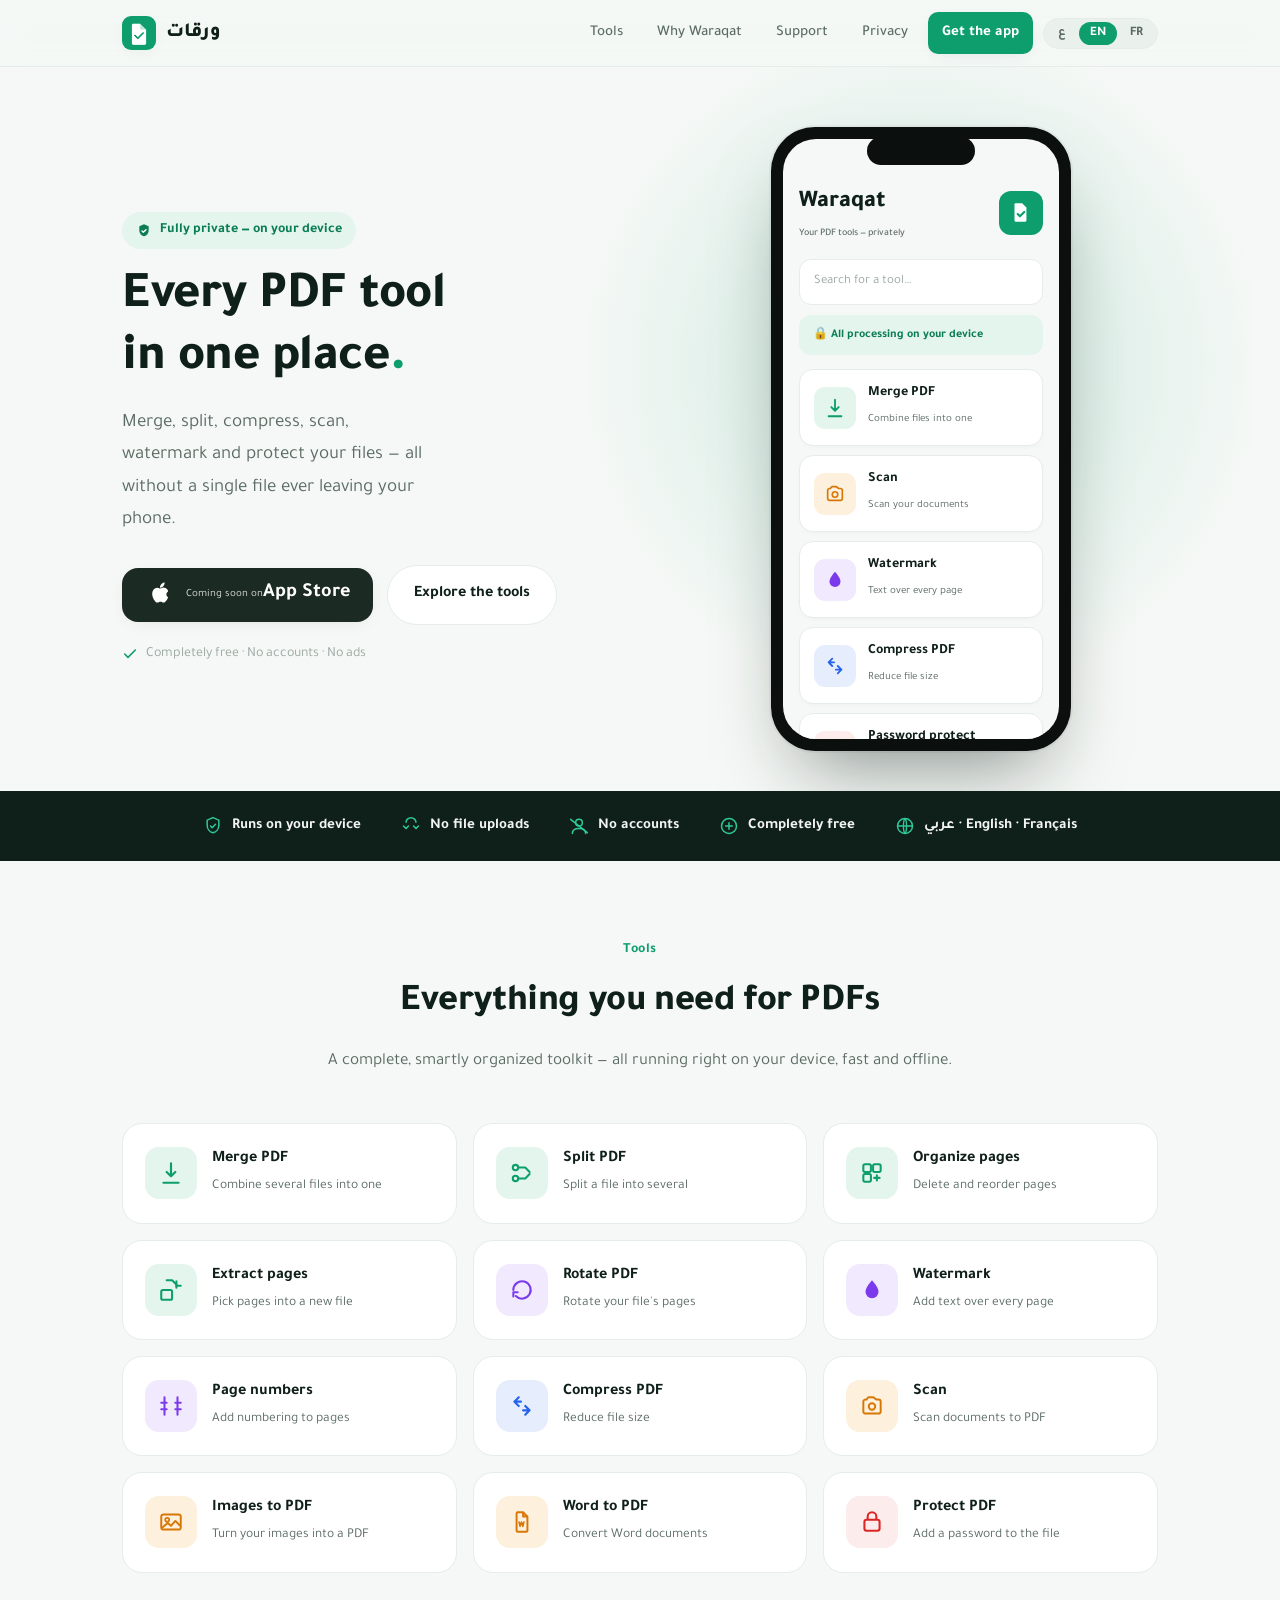
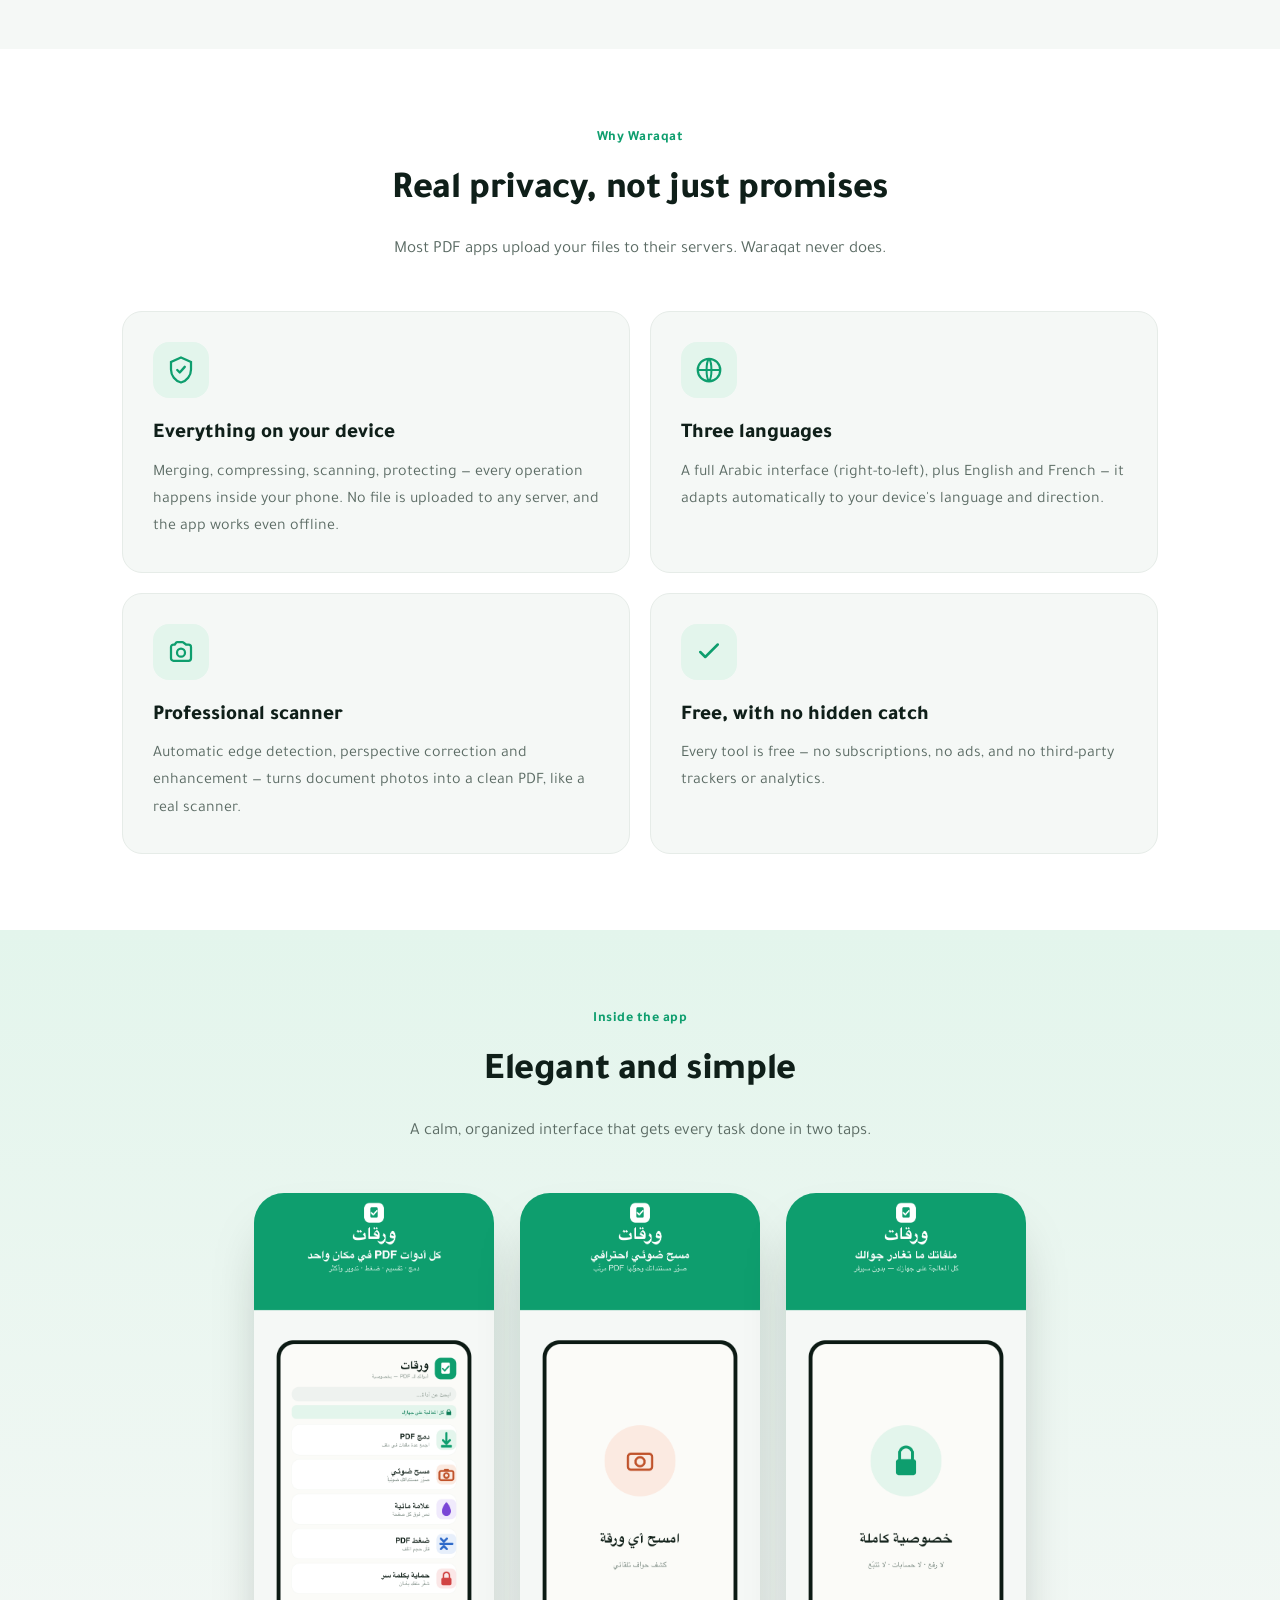
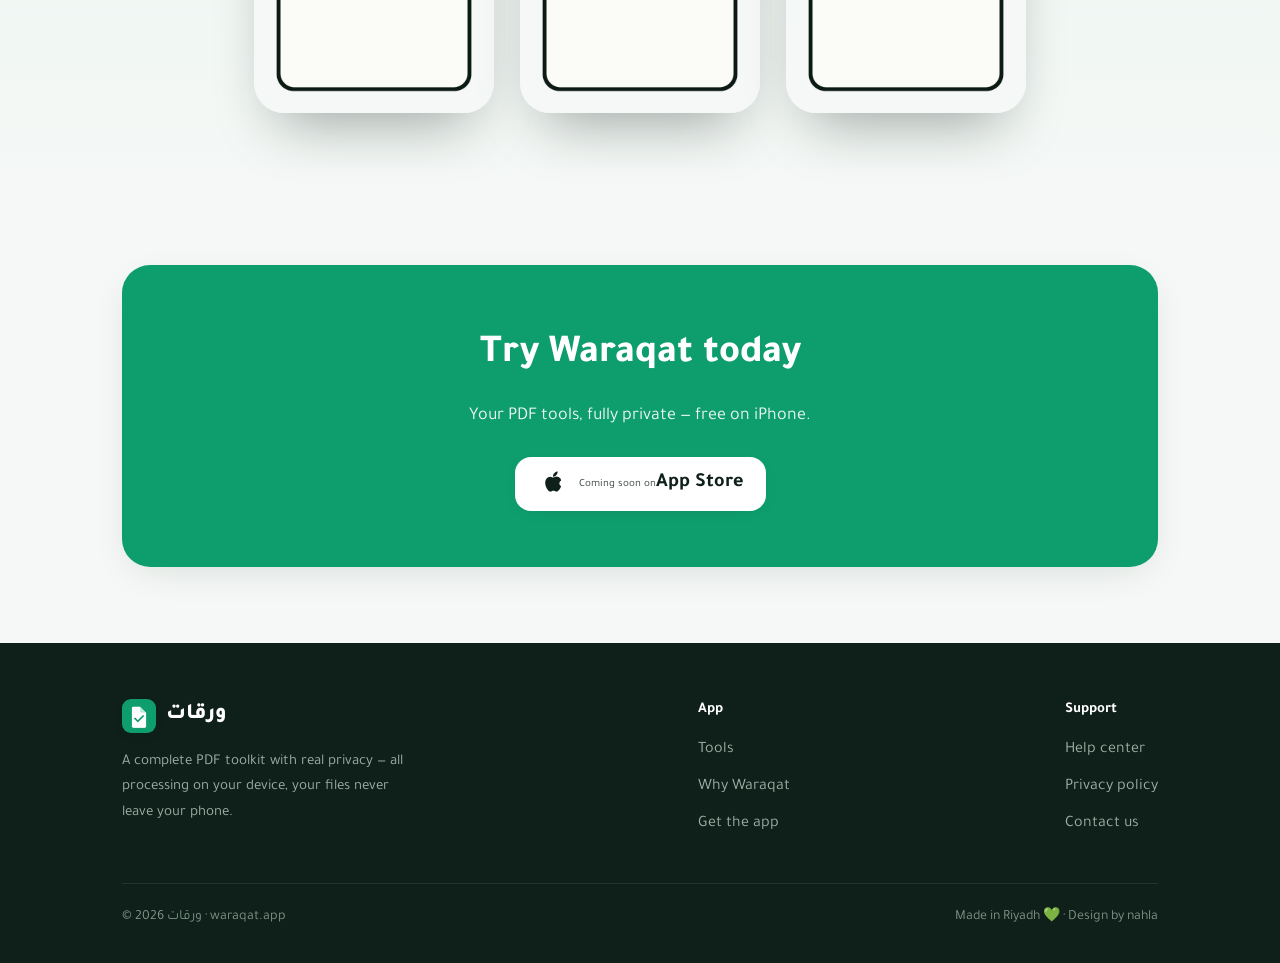
<file: index.html>
<!doctype html>
<html lang="ar" dir="rtl">
<head>
<meta charset="utf-8" />
<meta name="viewport" content="width=device-width, initial-scale=1" />
<title>ورقات — أدوات PDF بخصوصية كاملة | Waraqat</title>
<meta name="description" content="ورقات: كل أدوات الـ PDF في تطبيق واحد — دمج، تقسيم، ضغط، مسح ضوئي، علامة مائية، حماية والمزيد. كل المعالجة على جهازك، ملفاتك لا تغادر جوالك. عربي · English · Français." />
<meta name="theme-color" content="#0E9E6E" />
<link rel="icon" href="assets/icon.png" />
<meta property="og:title" content="ورقات — أدوات PDF بخصوصية كاملة" />
<meta property="og:description" content="كل أدوات الـ PDF في تطبيق واحد، وكل المعالجة على جهازك. ملفاتك لا تغادر جوالك." />
<meta property="og:image" content="assets/shot-home.png" />
<meta property="og:url" content="https://waraqat.app" />
<meta property="og:type" content="website" />
<link rel="preconnect" href="https://fonts.googleapis.com" />
<link rel="preconnect" href="https://fonts.gstatic.com" crossorigin />
<link href="https://fonts.googleapis.com/css2?family=Tajawal:wght@400;500;700;800&display=swap" rel="stylesheet" />
<link rel="stylesheet" href="styles.css" />
</head>
<body>

<!-- Nav -->
<nav class="nav">
  <div class="wrap">
    <a href="index.html" class="brand"><img src="assets/icon.png" alt="ورقات" /> ورقات</a>
    <div class="nav-links">
      <a href="#tools" data-i18n="nav_tools">الأدوات</a>
      <a href="#why" data-i18n="nav_why">لماذا ورقات</a>
      <a href="support.html" data-i18n="nav_support">الدعم</a>
      <a href="privacy.html" data-i18n="nav_privacy">الخصوصية</a>
      <a href="#download" class="cta" data-i18n="nav_download">حمّل التطبيق</a>
      <div class="lang-switch">
        <button type="button" data-lang="ar">ع</button>
        <button type="button" data-lang="en">EN</button>
        <button type="button" data-lang="fr">FR</button>
      </div>
    </div>
  </div>
</nav>

<!-- Hero -->
<header class="hero">
  <div class="wrap">
    <div class="hero-copy">
      <span class="eyebrow">
        <svg viewBox="0 0 24 24" fill="none"><path d="M12 2l7 3v6c0 4.5-3 8.3-7 9-4-0.7-7-4.5-7-9V5l7-3z" fill="currentColor"/><path d="M9 12l2 2 4-4" stroke="#fff" stroke-width="2" stroke-linecap="round" stroke-linejoin="round"/></svg>
        <span data-i18n="hero_eyebrow">خصوصية كاملة — على جهازك</span>
      </span>
      <h1><span data-i18n="hero_h1a">كل أدوات الـ PDF</span><br><span data-i18n="hero_h1b">في مكان واحد</span><span class="accent">.</span></h1>
      <p class="lead" data-i18n="hero_lead">ادمج، قسّم، اضغط، امسح ضوئياً، وقّع بعلامة مائية، واحمِ ملفاتك — كل ذلك بدون ما يغادر أي ملف جوالك.</p>
      <div class="hero-cta">
        <a href="#download" class="store-badge soon">
          <svg viewBox="0 0 24 24" fill="currentColor"><path d="M16.5 2c.1 1-.3 2-1 2.8-.7.8-1.7 1.4-2.7 1.3-.1-1 .3-2 1-2.7C14.5 2.5 15.6 2 16.5 2zm2.8 7.2c-.6.4-1.4 1.1-1.4 2.4 0 1.5 1.3 2.1 1.4 2.1-.1.2-.4 1.3-1.2 2.4-.7.9-1.4 1.9-2.4 1.9s-1.3-.6-2.5-.6-1.5.6-2.5.6-1.7-.9-2.4-1.9c-1.4-2-2.5-5.6-1-8 .7-1.2 2-2 3.3-2 1 0 1.9.7 2.5.7.6 0 1.7-.8 2.9-.7.5 0 1.9.2 2.8 1.5z"/></svg>
          <span><span class="sb-small" data-i18n="badge_small">قريباً على</span><span class="sb-big" data-i18n="badge_big">App Store</span></span>
        </a>
        <a href="#tools" class="btn btn-ghost" data-i18n="btn_explore">استكشف الأدوات</a>
      </div>
      <div class="hero-note">
        <svg viewBox="0 0 24 24" fill="none"><path d="M20 6L9 17l-5-5" stroke="var(--green)" stroke-width="2.4" stroke-linecap="round" stroke-linejoin="round"/></svg>
        <span data-i18n="hero_note">مجاني بالكامل · بدون حسابات · بدون إعلانات</span>
      </div>
    </div>

    <!-- CSS phone mockup: the app home -->
    <div class="phone-stage">
      <div class="phone">
        <div class="phone-notch"></div>
        <div class="phone-screen">
          <div class="ps-inner">
            <div class="ps-head">
              <div class="ps-title"><span data-i18n="ps_title">ورقات</span><small data-i18n="ps_subtitle">أدواتك للـ PDF — بخصوصية</small></div>
              <div class="ps-logo">
                <svg viewBox="0 0 24 24" fill="none"><path d="M7 3h6l4 4v12a1 1 0 0 1-1 1H7a1 1 0 0 1-1-1V4a1 1 0 0 1 1-1z" fill="#fff"/><path d="M9 13l2 2 4-4" stroke="#0E9E6E" stroke-width="2" stroke-linecap="round" stroke-linejoin="round"/></svg>
              </div>
            </div>
            <div class="ps-search" data-i18n="ps_search">ابحث عن أداة…</div>
            <div class="ps-banner" data-i18n="ps_banner">🔒 كل المعالجة على جهازك</div>

            <div class="ps-row">
              <div class="ps-ic" style="background:var(--c-organize-bg);color:var(--c-organize-fg)"><svg viewBox="0 0 24 24" fill="none"><path d="M12 3v12m0 0l-4-4m4 4l4-4M5 21h14" stroke="currentColor" stroke-width="2" stroke-linecap="round" stroke-linejoin="round"/></svg></div>
              <div class="txt"><b data-i18n="ps_merge_t">دمج PDF</b><span data-i18n="ps_merge_d">اجمع عدة ملفات في ملف</span></div>
            </div>
            <div class="ps-row">
              <div class="ps-ic" style="background:var(--c-convert-bg);color:var(--c-convert-fg)"><svg viewBox="0 0 24 24" fill="none"><path d="M4 8a2 2 0 0 1 2-2h1l1.2-1.6a1 1 0 0 1 .8-.4h4a1 1 0 0 1 .8.4L16 6h2a2 2 0 0 1 2 2v9a2 2 0 0 1-2 2H6a2 2 0 0 1-2-2V8z" stroke="currentColor" stroke-width="1.8"/><circle cx="12" cy="12.5" r="3" stroke="currentColor" stroke-width="1.8"/></svg></div>
              <div class="txt"><b data-i18n="ps_scan_t">مسح ضوئي</b><span data-i18n="ps_scan_d">صوّر مستنداتك ضوئياً</span></div>
            </div>
            <div class="ps-row">
              <div class="ps-ic" style="background:var(--c-edit-bg);color:var(--c-edit-fg)"><svg viewBox="0 0 24 24" fill="none"><path d="M12 3s6 6.5 6 10.5A6 6 0 0 1 6 13.5C6 9.5 12 3 12 3z" fill="currentColor"/></svg></div>
              <div class="txt"><b data-i18n="ps_wm_t">علامة مائية</b><span data-i18n="ps_wm_d">نص فوق كل صفحة</span></div>
            </div>
            <div class="ps-row">
              <div class="ps-ic" style="background:var(--c-optimize-bg);color:var(--c-optimize-fg)"><svg viewBox="0 0 24 24" fill="none"><path d="M9 4L5 8m0 0l4 4M5 8h6m4 12l4-4m0 0l-4-4m4 4h-6" stroke="currentColor" stroke-width="2" stroke-linecap="round" stroke-linejoin="round"/></svg></div>
              <div class="txt"><b data-i18n="ps_compress_t">ضغط PDF</b><span data-i18n="ps_compress_d">قلّل حجم الملف</span></div>
            </div>
            <div class="ps-row">
              <div class="ps-ic" style="background:var(--c-security-bg);color:var(--c-security-fg)"><svg viewBox="0 0 24 24" fill="none"><rect x="5" y="10" width="14" height="10" rx="2" stroke="currentColor" stroke-width="1.9"/><path d="M8 10V7a4 4 0 0 1 8 0v3" stroke="currentColor" stroke-width="1.9"/></svg></div>
              <div class="txt"><b data-i18n="ps_protect_t">حماية بكلمة سر</b><span data-i18n="ps_protect_d">شفّر ملفك بأمان</span></div>
            </div>
          </div>
        </div>
      </div>
    </div>
  </div>
</header>

<!-- Trust bar -->
<div class="trust">
  <div class="wrap">
    <div class="item"><svg viewBox="0 0 24 24" fill="none"><path d="M12 2l7 3v6c0 4.5-3 8.3-7 9-4-.7-7-4.5-7-9V5l7-3z" stroke="currentColor" stroke-width="1.8"/><path d="M9 12l2 2 4-4" stroke="currentColor" stroke-width="1.8" stroke-linecap="round" stroke-linejoin="round"/></svg> <span data-i18n="trust_1">يعمل على جهازك</span></div>
    <div class="item"><svg viewBox="0 0 24 24" fill="none"><path d="M18 8A6 6 0 1 0 6 8" stroke="currentColor" stroke-width="1.8"/><path d="M3 12l3 3 3-3M21 12l-3 3-3-3" stroke="currentColor" stroke-width="1.8" stroke-linecap="round" stroke-linejoin="round"/></svg> <span data-i18n="trust_2">بدون رفع للملفات</span></div>
    <div class="item"><svg viewBox="0 0 24 24" fill="none"><circle cx="12" cy="8" r="4" stroke="currentColor" stroke-width="1.8"/><path d="M4 21c0-4 3.6-6 8-6s8 2 8 6" stroke="currentColor" stroke-width="1.8" stroke-linecap="round"/><path d="M2 4l20 16" stroke="currentColor" stroke-width="1.8" stroke-linecap="round"/></svg> <span data-i18n="trust_3">بدون حسابات</span></div>
    <div class="item"><svg viewBox="0 0 24 24" fill="none"><circle cx="12" cy="12" r="9" stroke="currentColor" stroke-width="1.8"/><path d="M8 12h8M12 8v8" stroke="currentColor" stroke-width="1.8" stroke-linecap="round"/></svg> <span data-i18n="trust_4">مجاني بالكامل</span></div>
    <div class="item"><svg viewBox="0 0 24 24" fill="none"><circle cx="12" cy="12" r="9" stroke="currentColor" stroke-width="1.8"/><path d="M3 12h18M12 3c2.5 3 2.5 15 0 18M12 3c-2.5 3-2.5 15 0 18" stroke="currentColor" stroke-width="1.6"/></svg> <span data-i18n="trust_5">عربي · English · Français</span></div>
  </div>
</div>

<!-- Tools -->
<section id="tools">
  <div class="wrap">
    <div class="sec-head">
      <span class="kicker" data-i18n="tools_kicker">الأدوات</span>
      <h2 data-i18n="tools_h2">كل ما تحتاجه لملفات الـ PDF</h2>
      <p data-i18n="tools_p">أدوات كاملة منظّمة بذكاء — كلها تعمل على جهازك مباشرة، بسرعة وبدون إنترنت.</p>
    </div>
    <div class="tools-grid">
      <div class="tool">
        <div class="t-ic" style="background:var(--c-organize-bg);color:var(--c-organize-fg)"><svg viewBox="0 0 24 24" fill="none"><path d="M12 3v12m0 0l-4-4m4 4l4-4M5 21h14" stroke="currentColor" stroke-width="2" stroke-linecap="round" stroke-linejoin="round"/></svg></div>
        <div><b data-i18n="t_merge_t">دمج PDF</b><span data-i18n="t_merge_d">اجمع عدة ملفات في ملف واحد</span></div>
      </div>
      <div class="tool">
        <div class="t-ic" style="background:var(--c-organize-bg);color:var(--c-organize-fg)"><svg viewBox="0 0 24 24" fill="none"><circle cx="6" cy="7" r="2.5" stroke="currentColor" stroke-width="1.9"/><circle cx="6" cy="17" r="2.5" stroke="currentColor" stroke-width="1.9"/><path d="M8.5 7H15l4 4M8.5 17H15l4-4" stroke="currentColor" stroke-width="1.9" stroke-linecap="round" stroke-linejoin="round"/></svg></div>
        <div><b data-i18n="t_split_t">تقسيم PDF</b><span data-i18n="t_split_d">قسّم الملف إلى عدة ملفات</span></div>
      </div>
      <div class="tool">
        <div class="t-ic" style="background:var(--c-organize-bg);color:var(--c-organize-fg)"><svg viewBox="0 0 24 24" fill="none"><rect x="4" y="4" width="7" height="7" rx="1.5" stroke="currentColor" stroke-width="1.9"/><rect x="13" y="4" width="7" height="7" rx="1.5" stroke="currentColor" stroke-width="1.9"/><rect x="4" y="13" width="7" height="7" rx="1.5" stroke="currentColor" stroke-width="1.9"/><path d="M16.5 14v5M14 16.5h5" stroke="currentColor" stroke-width="1.9" stroke-linecap="round"/></svg></div>
        <div><b data-i18n="t_organize_t">تنظيم الصفحات</b><span data-i18n="t_organize_d">احذف أو أعد ترتيب الصفحات</span></div>
      </div>
      <div class="tool">
        <div class="t-ic" style="background:var(--c-organize-bg);color:var(--c-organize-fg)"><svg viewBox="0 0 24 24" fill="none"><path d="M8 3h5l4 4v3" stroke="currentColor" stroke-width="1.9" stroke-linecap="round" stroke-linejoin="round"/><path d="M17 4v4h4" stroke="currentColor" stroke-width="1.9" stroke-linecap="round" stroke-linejoin="round"/><rect x="3" y="12" width="10" height="9" rx="1.5" stroke="currentColor" stroke-width="1.9"/></svg></div>
        <div><b data-i18n="t_extract_t">استخراج صفحات</b><span data-i18n="t_extract_d">اختر صفحات معينة في ملف جديد</span></div>
      </div>
      <div class="tool">
        <div class="t-ic" style="background:var(--c-edit-bg);color:var(--c-edit-fg)"><svg viewBox="0 0 24 24" fill="none"><path d="M4 12a8 8 0 1 1 2.3 5.6" stroke="currentColor" stroke-width="1.9" stroke-linecap="round"/><path d="M4 18v-4h4" stroke="currentColor" stroke-width="1.9" stroke-linecap="round" stroke-linejoin="round"/></svg></div>
        <div><b data-i18n="t_rotate_t">تدوير PDF</b><span data-i18n="t_rotate_d">دوّر صفحات ملفك</span></div>
      </div>
      <div class="tool">
        <div class="t-ic" style="background:var(--c-edit-bg);color:var(--c-edit-fg)"><svg viewBox="0 0 24 24" fill="none"><path d="M12 3s6 6.5 6 10.5A6 6 0 0 1 6 13.5C6 9.5 12 3 12 3z" fill="currentColor"/></svg></div>
        <div><b data-i18n="t_watermark_t">علامة مائية</b><span data-i18n="t_watermark_d">أضف نصاً فوق كل صفحة</span></div>
      </div>
      <div class="tool">
        <div class="t-ic" style="background:var(--c-edit-bg);color:var(--c-edit-fg)"><svg viewBox="0 0 24 24" fill="none"><path d="M6 4v16M18 4v16M3 9h5M3 15h5M16 9h5M16 15h5" stroke="currentColor" stroke-width="1.9" stroke-linecap="round"/></svg></div>
        <div><b data-i18n="t_pagenum_t">أرقام الصفحات</b><span data-i18n="t_pagenum_d">أضف ترقيماً للصفحات</span></div>
      </div>
      <div class="tool">
        <div class="t-ic" style="background:var(--c-optimize-bg);color:var(--c-optimize-fg)"><svg viewBox="0 0 24 24" fill="none"><path d="M9 4L5 8m0 0l4 4M5 8h6m4 12l4-4m0 0l-4-4m4 4h-6" stroke="currentColor" stroke-width="2" stroke-linecap="round" stroke-linejoin="round"/></svg></div>
        <div><b data-i18n="t_compress_t">ضغط PDF</b><span data-i18n="t_compress_d">قلّل حجم الملف</span></div>
      </div>
      <div class="tool">
        <div class="t-ic" style="background:var(--c-convert-bg);color:var(--c-convert-fg)"><svg viewBox="0 0 24 24" fill="none"><path d="M4 8a2 2 0 0 1 2-2h1l1.2-1.6a1 1 0 0 1 .8-.4h4a1 1 0 0 1 .8.4L16 6h2a2 2 0 0 1 2 2v9a2 2 0 0 1-2 2H6a2 2 0 0 1-2-2V8z" stroke="currentColor" stroke-width="1.8"/><circle cx="12" cy="12.5" r="3" stroke="currentColor" stroke-width="1.8"/></svg></div>
        <div><b data-i18n="t_scan_t">مسح ضوئي</b><span data-i18n="t_scan_d">صوّر مستنداتك وحوّلها إلى PDF</span></div>
      </div>
      <div class="tool">
        <div class="t-ic" style="background:var(--c-convert-bg);color:var(--c-convert-fg)"><svg viewBox="0 0 24 24" fill="none"><rect x="3" y="5" width="18" height="14" rx="2" stroke="currentColor" stroke-width="1.8"/><circle cx="8.5" cy="10" r="1.8" stroke="currentColor" stroke-width="1.6"/><path d="M4 17l5-4 3 2.5L16 11l4 4" stroke="currentColor" stroke-width="1.8" stroke-linecap="round" stroke-linejoin="round"/></svg></div>
        <div><b data-i18n="t_images_t">صور إلى PDF</b><span data-i18n="t_images_d">حوّل صورك إلى ملف PDF</span></div>
      </div>
      <div class="tool">
        <div class="t-ic" style="background:var(--c-convert-bg);color:var(--c-convert-fg)"><svg viewBox="0 0 24 24" fill="none"><path d="M8 3h5l4 4v13a1 1 0 0 1-1 1H8a1 1 0 0 1-1-1V4a1 1 0 0 1 1-1z" stroke="currentColor" stroke-width="1.8"/><path d="M13 3v4h4" stroke="currentColor" stroke-width="1.8" stroke-linejoin="round"/><path d="M9.3 12l.9 4 1.3-4 1.3 4 .9-4" stroke="currentColor" stroke-width="1.5" stroke-linecap="round" stroke-linejoin="round"/></svg></div>
        <div><b data-i18n="t_word_t">Word إلى PDF</b><span data-i18n="t_word_d">حوّل مستندات Word</span></div>
      </div>
      <div class="tool">
        <div class="t-ic" style="background:var(--c-security-bg);color:var(--c-security-fg)"><svg viewBox="0 0 24 24" fill="none"><rect x="5" y="10" width="14" height="10" rx="2" stroke="currentColor" stroke-width="1.9"/><path d="M8 10V7a4 4 0 0 1 8 0v3" stroke="currentColor" stroke-width="1.9"/></svg></div>
        <div><b data-i18n="t_protect_t">حماية PDF</b><span data-i18n="t_protect_d">أضف كلمة سر للملف</span></div>
      </div>
    </div>
  </div>
</section>

<!-- Why Waraqat -->
<section id="why" class="why">
  <div class="wrap">
    <div class="sec-head">
      <span class="kicker" data-i18n="why_kicker">لماذا ورقات</span>
      <h2 data-i18n="why_h2">خصوصية حقيقية، لا وعود فقط</h2>
      <p data-i18n="why_p">معظم تطبيقات الـ PDF ترفع ملفاتك إلى خوادمها. ورقات لا يفعل — أبداً.</p>
    </div>
    <div class="why-grid">
      <div class="feature">
        <div class="f-ic"><svg viewBox="0 0 24 24" fill="none"><path d="M12 2l8 3.5v6c0 5-3.4 9.4-8 10.5-4.6-1.1-8-5.5-8-10.5v-6L12 2z" stroke="currentColor" stroke-width="1.8"/><path d="M9 12l2 2 4-4.5" stroke="currentColor" stroke-width="1.9" stroke-linecap="round" stroke-linejoin="round"/></svg></div>
        <h3 data-i18n="feat1_t">كل شيء على جهازك</h3>
        <p data-i18n="feat1_d">الدمج، الضغط، المسح الضوئي، الحماية — كل العمليات تتم داخل جوالك. لا يُرفع أي ملف إلى أي خادم، ويعمل التطبيق حتى بدون إنترنت.</p>
      </div>
      <div class="feature">
        <div class="f-ic"><svg viewBox="0 0 24 24" fill="none"><circle cx="12" cy="12" r="9" stroke="currentColor" stroke-width="1.8"/><path d="M3 12h18M12 3c2.6 3 2.6 15 0 18M12 3c-2.6 3-2.6 15 0 18" stroke="currentColor" stroke-width="1.6"/></svg></div>
        <h3 data-i18n="feat2_t">بثلاث لغات</h3>
        <p data-i18n="feat2_d">واجهة عربية كاملة (يمين لليسار)، وإنجليزية، وفرنسية — تتكيّف تلقائياً مع لغة جهازك واتجاهها.</p>
      </div>
      <div class="feature">
        <div class="f-ic"><svg viewBox="0 0 24 24" fill="none"><path d="M4 8a2 2 0 0 1 2-2h1l1.2-1.6a1 1 0 0 1 .8-.4h4a1 1 0 0 1 .8.4L16 6h2a2 2 0 0 1 2 2v9a2 2 0 0 1-2 2H6a2 2 0 0 1-2-2V8z" stroke="currentColor" stroke-width="1.8"/><circle cx="12" cy="12.5" r="3.2" stroke="currentColor" stroke-width="1.8"/></svg></div>
        <h3 data-i18n="feat3_t">ماسح ضوئي احترافي</h3>
        <p data-i18n="feat3_d">اكتشاف حواف تلقائي، تصحيح للميلان، وتحسين للوضوح — يحوّل صور مستنداتك إلى PDF نظيف كأنه من ماسح حقيقي.</p>
      </div>
      <div class="feature">
        <div class="f-ic"><svg viewBox="0 0 24 24" fill="none"><path d="M5 12l4 4 10-10" stroke="currentColor" stroke-width="2" stroke-linecap="round" stroke-linejoin="round"/></svg></div>
        <h3 data-i18n="feat4_t">مجاني بلا مقابل خفي</h3>
        <p data-i18n="feat4_d">كل الأدوات متاحة مجاناً — بدون اشتراكات، بدون إعلانات، وبدون أدوات تتبّع أو تحليلات من أي طرف ثالث.</p>
      </div>
    </div>
  </div>
</section>

<!-- Screenshots -->
<section class="shots">
  <div class="wrap">
    <div class="sec-head">
      <span class="kicker" data-i18n="shots_kicker">من داخل التطبيق</span>
      <h2 data-i18n="shots_h2">تصميم أنيق وسهل</h2>
      <p data-i18n="shots_p">واجهة هادئة ومنظّمة تجعل كل مهمة تنتهي بضغطتين.</p>
    </div>
    <div class="shots-row">
      <img src="assets/shot-home.png" alt="Waraqat home" loading="lazy" />
      <img src="assets/shot-scan.png" alt="Waraqat scan" loading="lazy" />
      <img src="assets/shot-privacy.png" alt="Waraqat privacy" loading="lazy" />
    </div>
  </div>
</section>

<!-- Download CTA -->
<section id="download">
  <div class="wrap">
    <div class="cta-band">
      <h2 data-i18n="cta_h2">جرّب ورقات اليوم</h2>
      <p data-i18n="cta_p">أدواتك للـ PDF، بخصوصية كاملة — مجاناً على آيفون.</p>
      <a href="#" class="store-badge">
        <svg viewBox="0 0 24 24" fill="currentColor"><path d="M16.5 2c.1 1-.3 2-1 2.8-.7.8-1.7 1.4-2.7 1.3-.1-1 .3-2 1-2.7C14.5 2.5 15.6 2 16.5 2zm2.8 7.2c-.6.4-1.4 1.1-1.4 2.4 0 1.5 1.3 2.1 1.4 2.1-.1.2-.4 1.3-1.2 2.4-.7.9-1.4 1.9-2.4 1.9s-1.3-.6-2.5-.6-1.5.6-2.5.6-1.7-.9-2.4-1.9c-1.4-2-2.5-5.6-1-8 .7-1.2 2-2 3.3-2 1 0 1.9.7 2.5.7.6 0 1.7-.8 2.9-.7.5 0 1.9.2 2.8 1.5z"/></svg>
        <span><span class="sb-small" data-i18n="badge_small">قريباً على</span><span class="sb-big" data-i18n="badge_big">App Store</span></span>
      </a>
    </div>
  </div>
</section>

<!-- Footer -->
<footer class="footer">
  <div class="wrap">
    <div class="cols">
      <div>
        <div class="brand" style="font-size:22px"><img src="assets/icon.png" alt="" style="width:34px;height:34px;border-radius:9px" /> ورقات</div>
        <p class="f-about" data-i18n="foot_about">أدوات PDF كاملة بخصوصية حقيقية — كل المعالجة على جهازك، وملفاتك لا تغادر جوالك أبداً.</p>
      </div>
      <div>
        <h4 data-i18n="foot_app">التطبيق</h4>
        <ul>
          <li><a href="#tools" data-i18n="foot_l_tools">الأدوات</a></li>
          <li><a href="#why" data-i18n="foot_l_why">لماذا ورقات</a></li>
          <li><a href="#download" data-i18n="foot_l_download">حمّل التطبيق</a></li>
        </ul>
      </div>
      <div>
        <h4 data-i18n="foot_support">الدعم</h4>
        <ul>
          <li><a href="support.html" data-i18n="foot_l_help">مركز المساعدة</a></li>
          <li><a href="privacy.html" data-i18n="foot_l_privacy">سياسة الخصوصية</a></li>
          <li><a href="mailto:nahlah@nahlah.io" data-i18n="foot_l_contact">تواصل معنا</a></li>
        </ul>
      </div>
    </div>
    <div class="bottom">
      <span>© 2026 ورقات · waraqat.app</span>
      <span data-i18n="foot_made">صُنع في الرياض 💚 · تصميم nahla</span>
    </div>
  </div>
</footer>

<script src="i18n.js"></script>
</body>
</html>
</file>
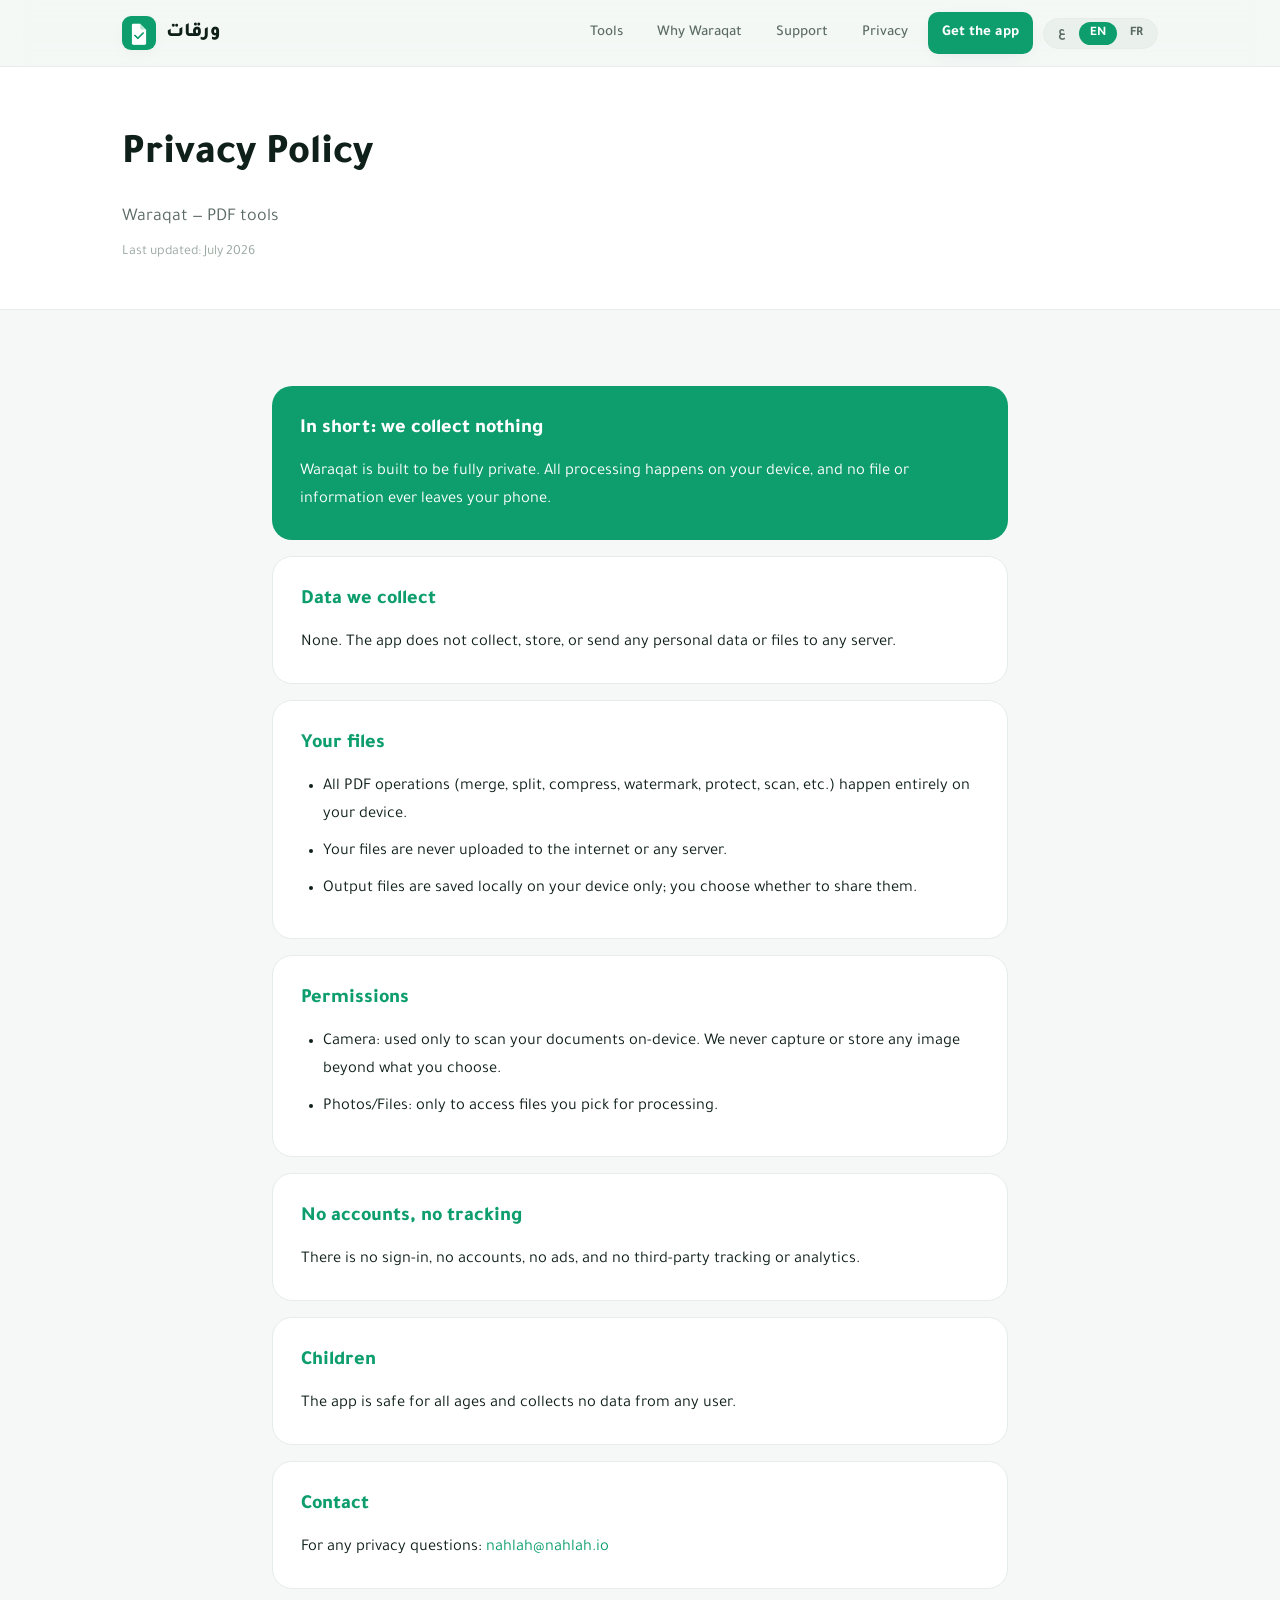
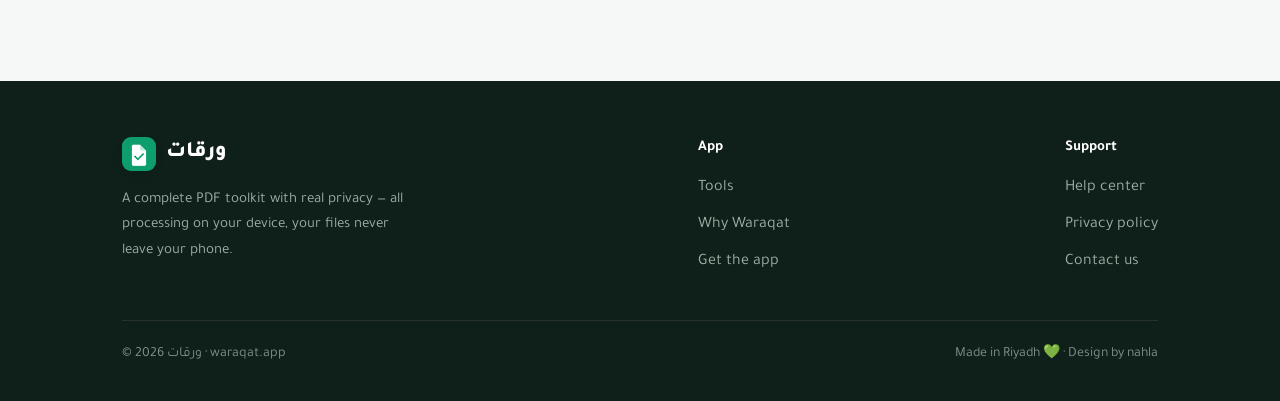
<file: privacy.html>
<!doctype html>
<html lang="ar" dir="rtl">
<head>
<meta charset="utf-8" />
<meta name="viewport" content="width=device-width, initial-scale=1" />
<title>سياسة الخصوصية — ورقات | Waraqat Privacy Policy</title>
<meta name="description" content="سياسة خصوصية تطبيق ورقات: لا نجمع أي بيانات. كل المعالجة تتم على جهازك، وملفاتك لا تغادر جوالك أبداً." />
<meta name="theme-color" content="#0E9E6E" />
<link rel="icon" href="assets/icon.png" />
<link rel="preconnect" href="https://fonts.googleapis.com" />
<link rel="preconnect" href="https://fonts.gstatic.com" crossorigin />
<link href="https://fonts.googleapis.com/css2?family=Tajawal:wght@400;500;700;800&display=swap" rel="stylesheet" />
<link rel="stylesheet" href="styles.css" />
</head>
<body>

<nav class="nav">
  <div class="wrap">
    <a href="index.html" class="brand"><img src="assets/icon.png" alt="ورقات" /> ورقات</a>
    <div class="nav-links">
      <a href="index.html#tools" data-i18n="nav_tools">الأدوات</a>
      <a href="index.html#why" data-i18n="nav_why">لماذا ورقات</a>
      <a href="support.html" data-i18n="nav_support">الدعم</a>
      <a href="privacy.html" data-i18n="nav_privacy">الخصوصية</a>
      <a href="index.html#download" class="cta" data-i18n="nav_download">حمّل التطبيق</a>
      <div class="lang-switch">
        <button type="button" data-lang="ar">ع</button>
        <button type="button" data-lang="en">EN</button>
        <button type="button" data-lang="fr">FR</button>
      </div>
    </div>
  </div>
</nav>

<header class="page-hero">
  <div class="wrap">
    <h1 data-i18n="pv_h1">سياسة الخصوصية</h1>
    <p data-i18n="pv_sub">تطبيق ورقات — أدوات PDF</p>
    <p class="updated" data-i18n="pv_updated">آخر تحديث: يوليو 2026</p>
  </div>
</header>

<section>
  <div class="wrap doc">
    <div class="card hl">
      <h2 data-i18n="pv_s1_h">باختصار: لا نجمع أي بيانات</h2>
      <p data-i18n="pv_s1_p">ورقات مبني على مبدأ الخصوصية الكاملة. كل المعالجة تتم على جهازك مباشرة، ولا يغادر أي ملف أو معلومة جهازك أبداً.</p>
    </div>

    <div class="card">
      <h2 data-i18n="pv_s2_h">البيانات التي نجمعها</h2>
      <p data-i18n="pv_s2_p">لا شيء. التطبيق لا يجمع، لا يخزّن، ولا يرسل أي بيانات شخصية أو ملفات إلى أي خادم.</p>
    </div>

    <div class="card">
      <h2 data-i18n="pv_s3_h">ملفاتك</h2>
      <ul>
        <li data-i18n="pv_s3_l1">كل عمليات الـ PDF (دمج، تقسيم، ضغط، علامة مائية، حماية، مسح ضوئي، وغيرها) تتم بالكامل على جهازك.</li>
        <li data-i18n="pv_s3_l2">ملفاتك لا تُرفع إلى الإنترنت ولا إلى أي خادم.</li>
        <li data-i18n="pv_s3_l3">الملفات الناتجة تُحفظ محلياً على جهازك فقط، وأنت من يقرر مشاركتها.</li>
      </ul>
    </div>

    <div class="card">
      <h2 data-i18n="pv_s4_h">الأذونات</h2>
      <ul>
        <li data-i18n="pv_s4_l1">الكاميرا: تُستخدم فقط لمسح مستنداتك ضوئياً على جهازك. لا نلتقط ولا نحفظ أي صورة خارج ما تختاره.</li>
        <li data-i18n="pv_s4_l2">الصور/الملفات: للوصول للملفات التي تختارها أنت لمعالجتها فقط.</li>
      </ul>
    </div>

    <div class="card">
      <h2 data-i18n="pv_s5_h">لا حسابات ولا تتبّع</h2>
      <p data-i18n="pv_s5_p">لا يوجد تسجيل دخول، ولا حسابات، ولا إعلانات، ولا أدوات تتبّع أو تحليلات من طرف ثالث.</p>
    </div>

    <div class="card">
      <h2 data-i18n="pv_s6_h">الأطفال</h2>
      <p data-i18n="pv_s6_p">التطبيق آمن لجميع الأعمار ولا يجمع أي بيانات من أي مستخدم.</p>
    </div>

    <div class="card">
      <h2 data-i18n="pv_s7_h">التواصل</h2>
      <p><span data-i18n="pv_s7_p">لأي استفسار حول الخصوصية:</span> <a href="mailto:nahlah@nahlah.io">nahlah@nahlah.io</a></p>
    </div>
  </div>
</section>

<footer class="footer">
  <div class="wrap">
    <div class="cols">
      <div>
        <div class="brand" style="font-size:22px"><img src="assets/icon.png" alt="" style="width:34px;height:34px;border-radius:9px" /> ورقات</div>
        <p class="f-about" data-i18n="foot_about">أدوات PDF كاملة بخصوصية حقيقية — كل المعالجة على جهازك، وملفاتك لا تغادر جوالك أبداً.</p>
      </div>
      <div>
        <h4 data-i18n="foot_app">التطبيق</h4>
        <ul>
          <li><a href="index.html#tools" data-i18n="foot_l_tools">الأدوات</a></li>
          <li><a href="index.html#why" data-i18n="foot_l_why">لماذا ورقات</a></li>
          <li><a href="index.html#download" data-i18n="foot_l_download">حمّل التطبيق</a></li>
        </ul>
      </div>
      <div>
        <h4 data-i18n="foot_support">الدعم</h4>
        <ul>
          <li><a href="support.html" data-i18n="foot_l_help">مركز المساعدة</a></li>
          <li><a href="privacy.html" data-i18n="foot_l_privacy">سياسة الخصوصية</a></li>
          <li><a href="mailto:nahlah@nahlah.io" data-i18n="foot_l_contact">تواصل معنا</a></li>
        </ul>
      </div>
    </div>
    <div class="bottom">
      <span>© 2026 ورقات · waraqat.app</span>
      <span data-i18n="foot_made">صُنع في الرياض 💚 · تصميم nahla</span>
    </div>
  </div>
</footer>

<script src="i18n.js"></script>
</body>
</html>
</file>
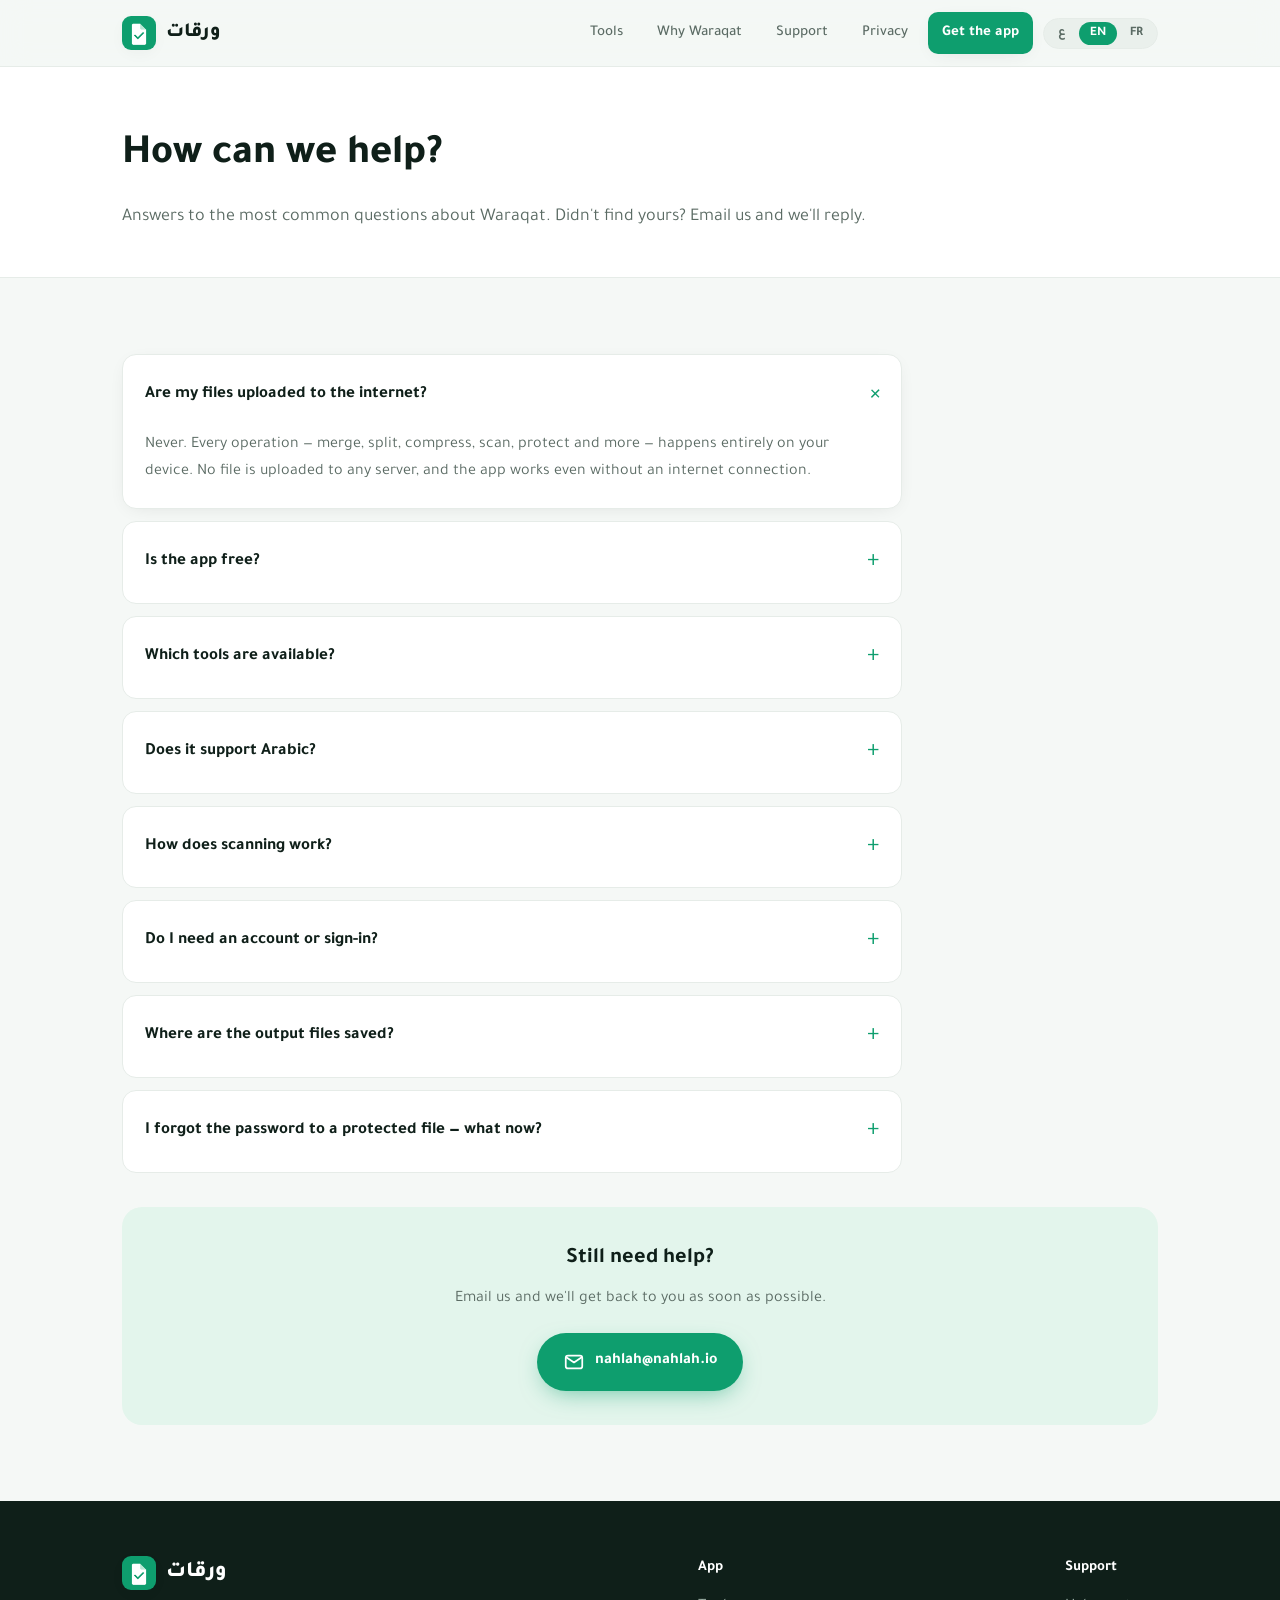
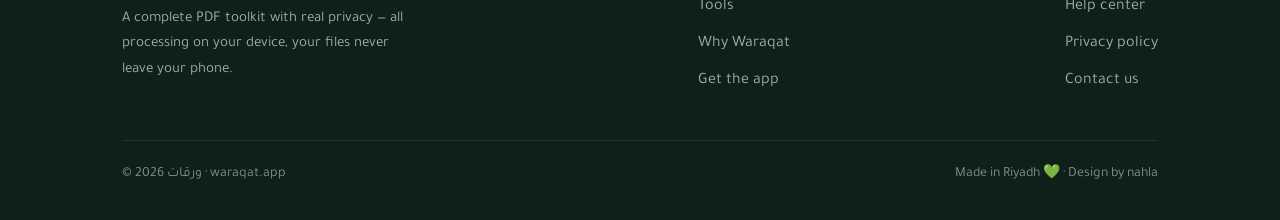
<file: support.html>
<!doctype html>
<html lang="ar" dir="rtl">
<head>
<meta charset="utf-8" />
<meta name="viewport" content="width=device-width, initial-scale=1" />
<title>الدعم والمساعدة — ورقات | Waraqat Support</title>
<meta name="description" content="مركز مساعدة تطبيق ورقات: أسئلة شائعة حول أدوات الـ PDF، الخصوصية، اللغات، والدعم الفني." />
<meta name="theme-color" content="#0E9E6E" />
<link rel="icon" href="assets/icon.png" />
<link rel="preconnect" href="https://fonts.googleapis.com" />
<link rel="preconnect" href="https://fonts.gstatic.com" crossorigin />
<link href="https://fonts.googleapis.com/css2?family=Tajawal:wght@400;500;700;800&display=swap" rel="stylesheet" />
<link rel="stylesheet" href="styles.css" />
</head>
<body>

<nav class="nav">
  <div class="wrap">
    <a href="index.html" class="brand"><img src="assets/icon.png" alt="ورقات" /> ورقات</a>
    <div class="nav-links">
      <a href="index.html#tools" data-i18n="nav_tools">الأدوات</a>
      <a href="index.html#why" data-i18n="nav_why">لماذا ورقات</a>
      <a href="support.html" data-i18n="nav_support">الدعم</a>
      <a href="privacy.html" data-i18n="nav_privacy">الخصوصية</a>
      <a href="index.html#download" class="cta" data-i18n="nav_download">حمّل التطبيق</a>
      <div class="lang-switch">
        <button type="button" data-lang="ar">ع</button>
        <button type="button" data-lang="en">EN</button>
        <button type="button" data-lang="fr">FR</button>
      </div>
    </div>
  </div>
</nav>

<header class="page-hero">
  <div class="wrap">
    <h1 data-i18n="sup_h1">كيف نقدر نساعدك؟</h1>
    <p data-i18n="sup_p">أجوبة لأكثر الأسئلة شيوعاً عن ورقات. ما لقيت جوابك؟ راسلنا وبنرد عليك.</p>
  </div>
</header>

<section>
  <div class="wrap">
    <div class="faq">

      <details open>
        <summary><span data-i18n="faq1_q">هل ملفاتي تُرفع إلى الإنترنت؟</span> <span class="q-plus">+</span></summary>
        <div class="a" data-i18n="faq1_a">لا إطلاقاً. كل العمليات — الدمج، التقسيم، الضغط، المسح الضوئي، الحماية وغيرها — تتم بالكامل على جهازك. لا يُرفع أي ملف إلى أي خادم، ويعمل التطبيق حتى بدون اتصال بالإنترنت.</div>
      </details>

      <details>
        <summary><span data-i18n="faq2_q">هل التطبيق مجاني؟</span> <span class="q-plus">+</span></summary>
        <div class="a" data-i18n="faq2_a">نعم، كل الأدوات مجانية بالكامل. لا توجد اشتراكات، ولا مشتريات داخل التطبيق، ولا إعلانات.</div>
      </details>

      <details>
        <summary><span data-i18n="faq3_q">ما هي الأدوات المتوفرة؟</span> <span class="q-plus">+</span></summary>
        <div class="a" data-i18n="faq3_a">دمج، تقسيم، تنظيم الصفحات، استخراج صفحات، تدوير، علامة مائية، أرقام صفحات، ضغط، مسح ضوئي، تحويل الصور إلى PDF، تحويل Word إلى PDF، والحماية بكلمة سر — كلها في مكان واحد.</div>
      </details>

      <details>
        <summary><span data-i18n="faq4_q">هل يدعم اللغة العربية؟</span> <span class="q-plus">+</span></summary>
        <div class="a" data-i18n="faq4_a">نعم، ورقات عربي بالكامل بواجهة من اليمين لليسار، ويدعم أيضاً الإنجليزية والفرنسية. تتكيّف الواجهة تلقائياً مع لغة جهازك. حتى العلامة المائية تدعم النص العربي بشكل صحيح.</div>
      </details>

      <details>
        <summary><span data-i18n="faq5_q">كيف يعمل المسح الضوئي؟</span> <span class="q-plus">+</span></summary>
        <div class="a" data-i18n="faq5_a">صوّر مستندك بالكاميرا، وسيكتشف التطبيق حواف الورقة تلقائياً، يصحّح الميلان، ويحسّن الوضوح — ثم يحوّله إلى ملف PDF نظيف. تقدر تصوّر عدة صفحات وترتّبها قبل الحفظ.</div>
      </details>

      <details>
        <summary><span data-i18n="faq6_q">هل أحتاج حساباً أو تسجيل دخول؟</span> <span class="q-plus">+</span></summary>
        <div class="a" data-i18n="faq6_a">لا. لا يوجد تسجيل، ولا حسابات، ولا بريد إلكتروني مطلوب. افتح التطبيق واستخدمه مباشرة.</div>
      </details>

      <details>
        <summary><span data-i18n="faq7_q">أين تُحفظ الملفات الناتجة؟</span> <span class="q-plus">+</span></summary>
        <div class="a" data-i18n="faq7_a">تُحفظ محلياً على جهازك، وتقدر تشاركها من خلال زر المشاركة إلى أي تطبيق تختاره. أنت وحدك من يقرر مشاركة ملفاتك.</div>
      </details>

      <details>
        <summary><span data-i18n="faq8_q">نسيت كلمة سر ملف محمي، وش أسوي؟</span> <span class="q-plus">+</span></summary>
        <div class="a" data-i18n="faq8_a">لأسباب أمنية، التشفير يتم على جهازك ولا نحتفظ بأي كلمات سر. إذا نسيت كلمة السر، لا يمكن استرجاع الملف — احرص على حفظ كلمات السر في مكان آمن.</div>
      </details>

    </div>

    <div class="contact-card">
      <h3 data-i18n="sup_c_h3">ما زلت تحتاج مساعدة؟</h3>
      <p data-i18n="sup_c_p">راسلنا على البريد وبنرد عليك في أقرب وقت.</p>
      <a href="mailto:nahlah@nahlah.io?subject=Waraqat%20Support" class="btn btn-primary">
        <svg viewBox="0 0 24 24" fill="none"><rect x="3" y="5" width="18" height="14" rx="2.5" stroke="#fff" stroke-width="1.9"/><path d="M4 7l8 5.5L20 7" stroke="#fff" stroke-width="1.9" stroke-linecap="round" stroke-linejoin="round"/></svg>
        nahlah@nahlah.io
      </a>
    </div>
  </div>
</section>

<footer class="footer">
  <div class="wrap">
    <div class="cols">
      <div>
        <div class="brand" style="font-size:22px"><img src="assets/icon.png" alt="" style="width:34px;height:34px;border-radius:9px" /> ورقات</div>
        <p class="f-about" data-i18n="foot_about">أدوات PDF كاملة بخصوصية حقيقية — كل المعالجة على جهازك، وملفاتك لا تغادر جوالك أبداً.</p>
      </div>
      <div>
        <h4 data-i18n="foot_app">التطبيق</h4>
        <ul>
          <li><a href="index.html#tools" data-i18n="foot_l_tools">الأدوات</a></li>
          <li><a href="index.html#why" data-i18n="foot_l_why">لماذا ورقات</a></li>
          <li><a href="index.html#download" data-i18n="foot_l_download">حمّل التطبيق</a></li>
        </ul>
      </div>
      <div>
        <h4 data-i18n="foot_support">الدعم</h4>
        <ul>
          <li><a href="support.html" data-i18n="foot_l_help">مركز المساعدة</a></li>
          <li><a href="privacy.html" data-i18n="foot_l_privacy">سياسة الخصوصية</a></li>
          <li><a href="mailto:nahlah@nahlah.io" data-i18n="foot_l_contact">تواصل معنا</a></li>
        </ul>
      </div>
    </div>
    <div class="bottom">
      <span>© 2026 ورقات · waraqat.app</span>
      <span data-i18n="foot_made">صُنع في الرياض 💚 · تصميم nahla</span>
    </div>
  </div>
</footer>

<script src="i18n.js"></script>
</body>
</html>
</file>
<file: styles.css>
/* ============ Waraqat — waraqat.app ============
   Privacy-first PDF tools. Emerald identity, matches the app theme. */

:root {
  --green: #0E9E6E;
  --green-dark: #0A7C56;
  --green-soft: #E3F5EC;
  --ink: #0F1F19;
  --muted: #5B6B64;
  --faint: #9AA8A1;
  --bg: #F5F8F6;
  --card: #FFFFFF;
  --line: #E6ECE8;

  /* tool category accents (from the app) */
  --c-organize-fg:#0E9E6E; --c-organize-bg:#E3F5EC;
  --c-edit-fg:#7C3AED;     --c-edit-bg:#F1EAFE;
  --c-optimize-fg:#2563EB; --c-optimize-bg:#E6EEFD;
  --c-convert-fg:#D97706;  --c-convert-bg:#FDF0DC;
  --c-security-fg:#DC2626; --c-security-bg:#FDECEC;

  --radius: 20px;
  --radius-sm: 14px;
  --shadow: 0 10px 40px -12px rgba(11,27,20,.14);
  --shadow-soft: 0 4px 20px -8px rgba(11,27,20,.12);
  --maxw: 1080px;
}

* { box-sizing: border-box; }
html { scroll-behavior: smooth; -webkit-text-size-adjust: 100%; }
body {
  margin: 0;
  font-family: "Tajawal", -apple-system, "Segoe UI", Roboto, "Helvetica Neue", Arial, sans-serif;
  background: var(--bg);
  color: var(--ink);
  line-height: 1.7;
  -webkit-font-smoothing: antialiased;
}
img { max-width: 100%; display: block; }
a { color: var(--green); text-decoration: none; }
.wrap { max-width: var(--maxw); margin: 0 auto; padding: 0 22px; }
section { padding: 76px 0; }

/* ---------- Nav ---------- */
.nav {
  position: sticky; top: 0; z-index: 50;
  background: rgba(245,248,246,.82);
  backdrop-filter: saturate(180%) blur(14px);
  -webkit-backdrop-filter: saturate(180%) blur(14px);
  border-bottom: 1px solid var(--line);
}
.nav .wrap { display: flex; align-items: center; justify-content: space-between; height: 66px; }
.brand { display: flex; align-items: center; gap: 10px; font-weight: 800; font-size: 20px; color: var(--ink); }
.brand img { width: 34px; height: 34px; border-radius: 9px; box-shadow: var(--shadow-soft); }
.nav-links { display: flex; align-items: center; gap: 6px; }
.nav-links a {
  color: var(--muted); font-weight: 500; font-size: 15px;
  padding: 8px 14px; border-radius: 10px; transition: .18s;
}
.nav-links a:hover { color: var(--ink); background: var(--green-soft); }
.nav-links a.cta {
  color: #fff; background: var(--green); font-weight: 700;
  box-shadow: var(--shadow-soft);
}
.nav-links a.cta:hover { background: var(--green-dark); color: #fff; }

/* Language switch */
.lang-switch { display: inline-flex; gap: 2px; background: var(--surfaceAlt, #EAF0EC); border: 1px solid var(--line); border-radius: 999px; padding: 3px; margin-inline-start: 4px; }
.lang-switch button {
  font-family: inherit; font-weight: 700; font-size: 13px; cursor: pointer;
  border: none; background: transparent; color: var(--muted);
  padding: 5px 11px; border-radius: 999px; transition: .15s; line-height: 1;
}
.lang-switch button:hover { color: var(--ink); }
.lang-switch button.on { background: var(--green); color: #fff; }

/* ---------- Buttons ---------- */
.btn {
  display: inline-flex; align-items: center; justify-content: center; gap: 10px;
  font-family: inherit; font-weight: 700; font-size: 16px;
  padding: 15px 26px; border-radius: 999px; border: none; cursor: pointer;
  transition: transform .12s ease, box-shadow .2s, background .2s;
}
.btn-primary { background: var(--green); color: #fff; box-shadow: 0 8px 24px -8px rgba(14,158,110,.6); }
.btn-primary:hover { background: var(--green-dark); transform: translateY(-2px); }
.btn-ghost { background: #fff; color: var(--ink); border: 1px solid var(--line); }
.btn-ghost:hover { border-color: var(--green); color: var(--green); }
.btn svg { width: 22px; height: 22px; }

/* App Store badge */
.store-badge {
  display: inline-flex; align-items: center; gap: 12px;
  background: var(--ink); color: #fff; padding: 12px 22px; border-radius: 16px;
  box-shadow: var(--shadow-soft); transition: transform .15s, opacity .2s;
}
.store-badge:hover { transform: translateY(-2px); color: #fff; }
.store-badge svg { width: 30px; height: 30px; flex: none; }
.store-badge .sb-small { font-size: 11px; opacity: .85; line-height: 1; margin-bottom: 3px; }
.store-badge .sb-big { font-size: 20px; font-weight: 700; line-height: 1; }
.store-badge.soon { background: #1c2a24; }
.store-badge.soon .sb-big { font-weight: 700; }

/* ---------- Hero ---------- */
.hero { padding: 60px 0 40px; overflow: hidden; }
.hero .wrap { display: grid; grid-template-columns: 1.05fr .95fr; gap: 40px; align-items: center; }
.hero-copy .eyebrow {
  display: inline-flex; align-items: center; gap: 8px;
  background: var(--green-soft); color: var(--green-dark);
  font-weight: 700; font-size: 14px; padding: 7px 14px; border-radius: 999px; margin-bottom: 20px;
}
.hero-copy .eyebrow svg { width: 16px; height: 16px; }
.hero h1 { font-size: clamp(34px, 5vw, 52px); line-height: 1.18; margin: 0 0 16px; font-weight: 800; letter-spacing: -.5px; }
.hero h1 .accent { color: var(--green); }
.hero .lead { font-size: 19px; color: var(--muted); margin: 0 0 28px; max-width: 30ch; }
.hero-cta { display: flex; flex-wrap: wrap; gap: 14px; align-items: center; }
.hero-note { margin-top: 18px; color: var(--faint); font-size: 14px; display: flex; align-items: center; gap: 8px; }
.hero-note svg { width: 16px; height: 16px; }

/* Phone mockup (CSS recreation of the app home) */
.phone-stage { display: flex; justify-content: center; position: relative; }
.phone-stage::before {
  content: ""; position: absolute; inset: -10% -20%;
  background: radial-gradient(circle at 50% 40%, rgba(14,158,110,.18), transparent 62%);
  z-index: 0;
}
.phone {
  position: relative; z-index: 1;
  width: 300px; background: #0b0f0d; border-radius: 44px; padding: 12px;
  box-shadow: 0 40px 80px -30px rgba(11,27,20,.5), 0 0 0 2px rgba(0,0,0,.04);
}
.phone-screen { background: var(--bg); border-radius: 33px; overflow: hidden; height: 600px; position: relative; }
.phone-notch { position: absolute; top: 10px; left: 50%; transform: translateX(-50%); width: 108px; height: 28px; background: #0b0f0d; border-radius: 999px; z-index: 3; }
.ps-inner { padding: 44px 16px 16px; }
.ps-row .txt { text-align: start; }
[dir="ltr"] .ps-banner { justify-content: flex-start; }
[dir="ltr"] .ps-title, [dir="ltr"] .ps-row .txt { text-align: left; }
.ps-head { display: flex; align-items: center; justify-content: space-between; margin-bottom: 16px; }
.ps-title { font-size: 24px; font-weight: 800; }
.ps-title small { display: block; font-size: 10px; font-weight: 500; color: var(--muted); margin-top: 2px; }
.ps-logo { width: 44px; height: 44px; border-radius: 12px; background: var(--green); display: flex; align-items: center; justify-content: center; }
.ps-logo svg { width: 26px; height: 26px; }
.ps-search { background: #fff; border: 1px solid var(--line); border-radius: 12px; padding: 11px 14px; color: var(--faint); font-size: 13px; margin-bottom: 10px; }
.ps-banner { background: var(--green-soft); color: var(--green-dark); border-radius: 12px; padding: 10px 14px; font-size: 12px; font-weight: 700; margin-bottom: 14px; display:flex; align-items:center; gap:6px; justify-content:flex-end;}
.ps-row { background: #fff; border: 1px solid var(--line); border-radius: 14px; padding: 12px 14px; display: flex; align-items: center; gap: 12px; margin-bottom: 9px; box-shadow: 0 2px 8px -6px rgba(11,27,20,.15); }
.ps-row .txt { flex: 1; text-align: right; }
.ps-row .txt b { display: block; font-size: 14px; font-weight: 700; }
.ps-row .txt span { font-size: 11px; color: var(--muted); }
.ps-ic { width: 42px; height: 42px; border-radius: 11px; display: flex; align-items: center; justify-content: center; flex: none; }
.ps-ic svg { width: 22px; height: 22px; }

/* ---------- Trust bar ---------- */
.trust { background: var(--ink); color: #fff; padding: 22px 0; }
.trust .wrap { display: flex; flex-wrap: wrap; justify-content: center; gap: 14px 40px; }
.trust .item { display: flex; align-items: center; gap: 9px; font-weight: 600; font-size: 15px; opacity: .95; }
.trust .item svg { width: 20px; height: 20px; color: #2FD39F; }

/* ---------- Section heading ---------- */
.sec-head { text-align: center; max-width: 640px; margin: 0 auto 46px; }
.sec-head .kicker { color: var(--green); font-weight: 700; font-size: 14px; letter-spacing: .5px; }
.sec-head h2 { font-size: clamp(28px, 4vw, 38px); margin: 8px 0 12px; font-weight: 800; letter-spacing: -.4px; }
.sec-head p { color: var(--muted); font-size: 17px; margin: 0; }

/* ---------- Tools grid ---------- */
.tools-grid { display: grid; grid-template-columns: repeat(3, 1fr); gap: 16px; }
.tool {
  background: var(--card); border: 1px solid var(--line); border-radius: var(--radius);
  padding: 22px; display: flex; align-items: center; gap: 15px; transition: .18s;
}
.tool:hover { transform: translateY(-3px); box-shadow: var(--shadow); border-color: transparent; }
.tool .t-ic { width: 52px; height: 52px; border-radius: 14px; display: flex; align-items: center; justify-content: center; flex: none; }
.tool .t-ic svg { width: 26px; height: 26px; }
.tool b { font-size: 16px; font-weight: 700; display: block; }
.tool span { font-size: 13.5px; color: var(--muted); }
.tool .badge-soon { font-size: 11px; font-weight: 700; color: var(--green); background: var(--green-soft); padding: 2px 8px; border-radius: 999px; margin-inline-start: 6px; vertical-align: middle; }

/* ---------- Features / why ---------- */
.why { background: #fff; }
.why-grid { display: grid; grid-template-columns: repeat(2, 1fr); gap: 20px; }
.feature {
  background: var(--bg); border: 1px solid var(--line); border-radius: var(--radius);
  padding: 30px; position: relative; overflow: hidden;
}
.feature .f-ic { width: 56px; height: 56px; border-radius: 16px; background: var(--green-soft); color: var(--green); display: flex; align-items: center; justify-content: center; margin-bottom: 18px; }
.feature .f-ic svg { width: 30px; height: 30px; }
.feature h3 { font-size: 21px; margin: 0 0 8px; font-weight: 800; }
.feature p { color: var(--muted); font-size: 16px; margin: 0; }

/* ---------- Screens gallery ---------- */
.shots { background: linear-gradient(180deg, var(--green-soft), var(--bg)); }
.shots-row { display: flex; gap: 26px; justify-content: center; flex-wrap: wrap; }
.shots-row img { width: 240px; border-radius: 30px; box-shadow: 0 30px 60px -24px rgba(11,27,20,.4); }

/* ---------- CTA band ---------- */
.cta-band { background: var(--green); color: #fff; text-align: center; border-radius: 28px; padding: 56px 30px; box-shadow: var(--shadow); }
.cta-band h2 { font-size: clamp(28px, 4vw, 40px); margin: 0 0 12px; font-weight: 800; }
.cta-band p { font-size: 18px; opacity: .92; margin: 0 0 26px; }
.cta-band .store-badge { background: #fff; color: var(--ink); }
.cta-band .store-badge:hover { color: var(--ink); }

/* ---------- Footer ---------- */
.footer { background: var(--ink); color: #cfe0d8; padding: 54px 0 34px; }
.footer .cols { display: flex; flex-wrap: wrap; justify-content: space-between; gap: 30px; margin-bottom: 34px; }
.footer .brand { color: #fff; }
.footer .f-about { max-width: 300px; color: #9db0a6; font-size: 15px; margin-top: 14px; }
.footer h4 { color: #fff; font-size: 15px; margin: 0 0 14px; }
.footer ul { list-style: none; padding: 0; margin: 0; }
.footer li { margin-bottom: 10px; }
.footer a { color: #9db0a6; }
.footer a:hover { color: #2FD39F; }
.footer .bottom { border-top: 1px solid #28322b; padding-top: 22px; display: flex; flex-wrap: wrap; justify-content: space-between; gap: 12px; color: #7f9389; font-size: 14px; }

/* ---------- Content pages (privacy / support) ---------- */
.page-hero { background: #fff; border-bottom: 1px solid var(--line); padding: 54px 0 44px; }
.page-hero h1 { font-size: clamp(30px, 4vw, 42px); margin: 0 0 10px; font-weight: 800; }
.page-hero p { color: var(--muted); font-size: 18px; margin: 0; }
.page-hero .updated { color: var(--faint); font-size: 14px; margin-top: 8px; }
.doc { max-width: 780px; }
.doc .card {
  background: var(--card); border: 1px solid var(--line); border-radius: var(--radius);
  padding: 26px 28px; margin-bottom: 16px;
}
.doc .card.hl { background: var(--green); color: #fff; border: none; }
.doc .card.hl h2, .doc .card.hl a { color: #fff; }
.doc h2 { font-size: 20px; margin: 0 0 12px; color: var(--green); font-weight: 800; }
.doc p { margin: 0 0 12px; font-size: 16.5px; }
.doc p:last-child { margin-bottom: 0; }
.doc ul { margin: 0; padding-inline-start: 22px; }
.doc li { margin-bottom: 9px; font-size: 16.5px; }
.doc .en { direction: ltr; text-align: left; margin-top: 46px; padding-top: 30px; border-top: 2px solid var(--line); }

/* FAQ */
.faq { max-width: 780px; }
.faq details {
  background: var(--card); border: 1px solid var(--line); border-radius: var(--radius-sm);
  padding: 4px 22px; margin-bottom: 12px; transition: .2s;
}
.faq details[open] { box-shadow: var(--shadow-soft); }
.faq summary {
  cursor: pointer; list-style: none; font-weight: 700; font-size: 17px;
  padding: 16px 0; display: flex; align-items: center; justify-content: space-between; gap: 14px;
}
.faq summary::-webkit-details-marker { display: none; }
.faq summary .q-plus { color: var(--green); font-size: 24px; font-weight: 400; transition: transform .2s; flex: none; }
.faq details[open] summary .q-plus { transform: rotate(45deg); }
.faq .a { padding: 0 0 18px; color: var(--muted); font-size: 16px; }
.contact-card {
  background: var(--green-soft); border-radius: var(--radius); padding: 34px; text-align: center; margin-top: 34px;
}
.contact-card h3 { font-size: 22px; margin: 0 0 8px; }
.contact-card p { color: var(--muted); margin: 0 0 20px; }

/* ---------- Responsive ---------- */
@media (max-width: 860px) {
  section { padding: 56px 0; }
  .hero { padding: 34px 0 10px; }
  .hero .wrap { grid-template-columns: 1fr; text-align: center; }
  .hero .lead { margin-inline: auto; }
  .hero-cta, .hero-note { justify-content: center; }
  .hero-copy { order: 1; }
  .phone-stage { order: 2; margin-top: 30px; }
  .tools-grid { grid-template-columns: repeat(2, 1fr); }
  .why-grid { grid-template-columns: 1fr; }
  .nav-links a:not(.cta) { display: none; }
}
@media (max-width: 520px) {
  .tools-grid { grid-template-columns: 1fr; }
  .tool { padding: 18px; }
  .phone { width: 264px; }
  .phone-screen { height: 540px; }
}
</file>
